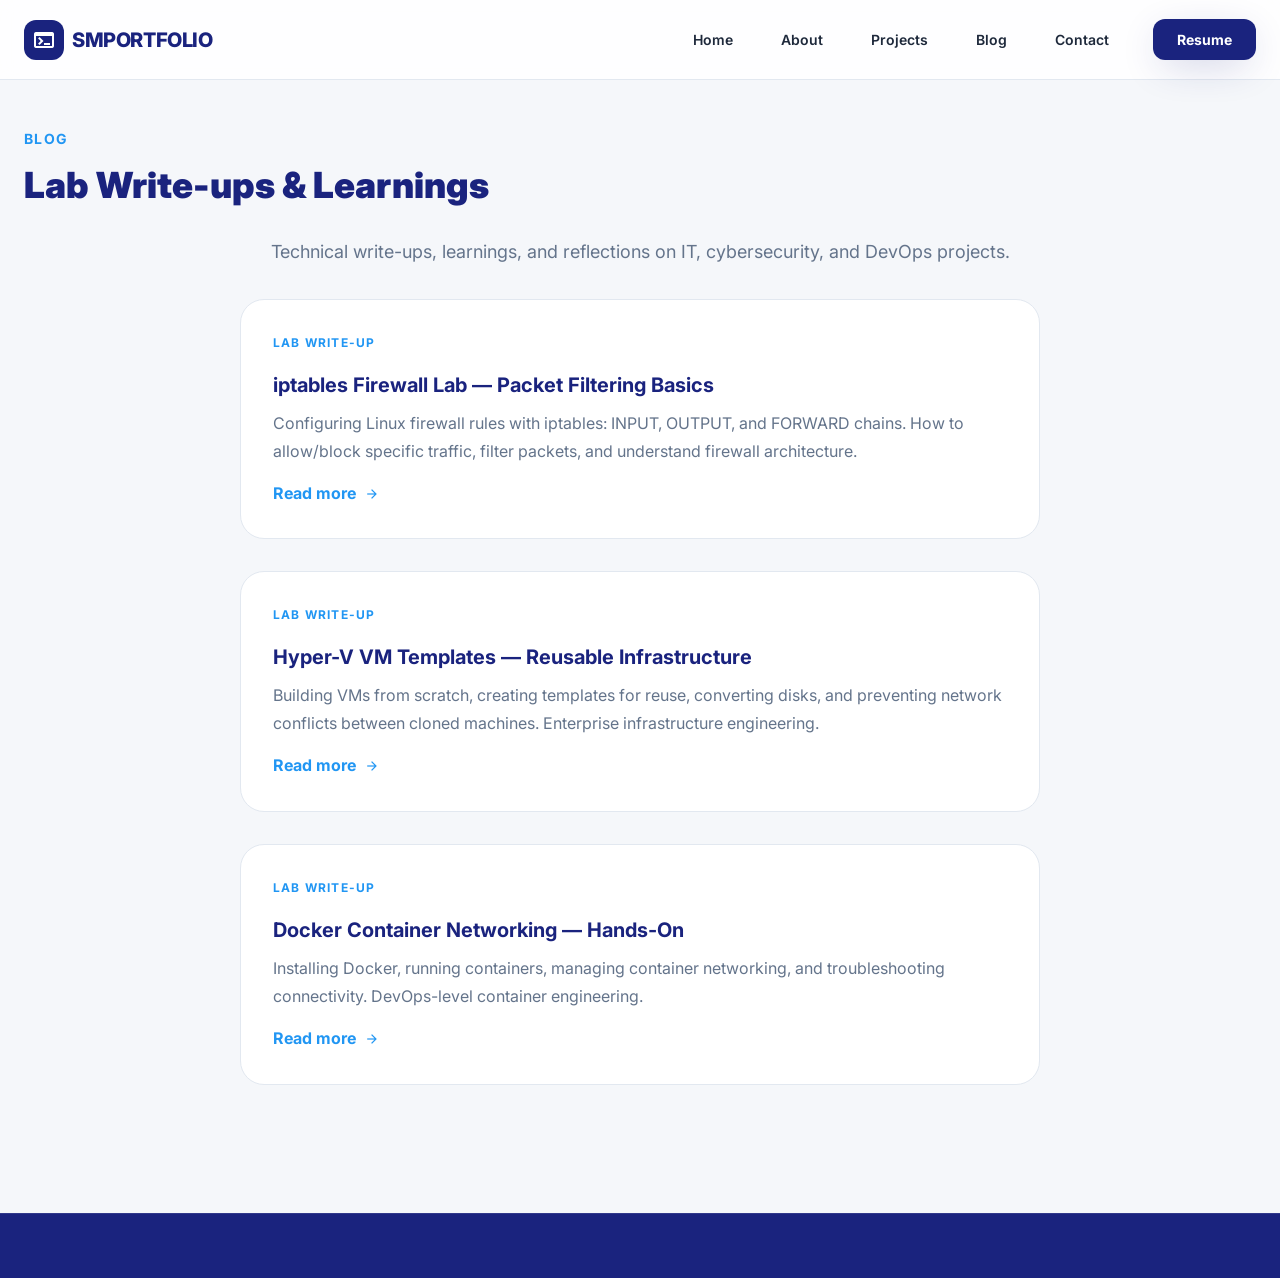
<file: blog.html>
<!DOCTYPE html>
<html lang="en">
<head>
  <meta charset="UTF-8">
  <meta name="viewport" content="width=device-width, initial-scale=1.0">
  <meta name="description" content="Blog - Sudais Mohamed - IT, Cybersecurity, and Lab write-ups">
  <title>Blog | Sudais Mohamed</title>
  <link rel="preconnect" href="https://fonts.googleapis.com">
  <link rel="preconnect" href="https://fonts.gstatic.com" crossorigin>
  <link href="https://fonts.googleapis.com/css2?family=Inter:wght@300;400;500;600;700;800;900&display=swap" rel="stylesheet">
  <link href="https://fonts.googleapis.com/css2?family=Material+Symbols+Outlined:wght,FILL@100..700,0..1&display=swap" rel="stylesheet">
  <link rel="stylesheet" href="styles.css">
</head>
<body>
  <!-- Navigation -->
  <nav id="navbar" class="navbar">
    <div class="nav-container container">
      <a href="index.html" class="nav-brand">
        <span class="nav-brand-icon">
          <span class="material-symbols-outlined">terminal</span>
        </span>
        <span>SMPortfolio</span>
      </a>
      <button class="nav-toggle" id="nav-toggle" aria-label="Toggle menu">
        <span class="hamburger"></span>
        <span class="hamburger"></span>
        <span class="hamburger"></span>
      </button>
      <ul class="nav-menu" id="nav-menu">
        <li><a href="index.html#home" class="nav-link">Home</a></li>
        <li><a href="index.html#about" class="nav-link">About</a></li>
        <li><a href="index.html#projects" class="nav-link">Projects</a></li>
        <li><a href="blog.html" class="nav-link">Blog</a></li>
        <li><a href="index.html#contact" class="nav-link">Contact</a></li>
        <li><a href="assets/resume/resume.pdf" target="_blank" rel="noopener" class="nav-resume-btn">Resume</a></li>
      </ul>
    </div>
  </nav>

  <!-- Blog Section -->
  <section class="section" style="padding-top: calc(var(--nav-height) + 3rem); min-height: 100vh;">
    <div class="container">
      <div class="projects-header" style="margin-bottom: var(--spacing-8);">
        <div class="projects-header-text">
          <p class="projects-label">Blog</p>
          <h1 class="projects-title">Lab Write-ups & Learnings</h1>
        </div>
      </div>
      <p class="blog-intro">Technical write-ups, learnings, and reflections on IT, cybersecurity, and DevOps projects.</p>
      
      <div class="blog-list">
        <article class="blog-post">
          <p class="date">Lab Write-up</p>
          <h3>iptables Firewall Lab — Packet Filtering Basics</h3>
          <p>Configuring Linux firewall rules with iptables: INPUT, OUTPUT, and FORWARD chains. How to allow/block specific traffic, filter packets, and understand firewall architecture.</p>
          <a href="blog/iptables-lab.html">Read more <span class="material-symbols-outlined" style="font-size: 1rem; vertical-align: middle;">arrow_forward</span></a>
        </article>
        
        <article class="blog-post">
          <p class="date">Lab Write-up</p>
          <h3>Hyper-V VM Templates — Reusable Infrastructure</h3>
          <p>Building VMs from scratch, creating templates for reuse, converting disks, and preventing network conflicts between cloned machines. Enterprise infrastructure engineering.</p>
          <a href="blog/hyperv-templates.html">Read more <span class="material-symbols-outlined" style="font-size: 1rem; vertical-align: middle;">arrow_forward</span></a>
        </article>
        
        <article class="blog-post">
          <p class="date">Lab Write-up</p>
          <h3>Docker Container Networking — Hands-On</h3>
          <p>Installing Docker, running containers, managing container networking, and troubleshooting connectivity. DevOps-level container engineering.</p>
          <a href="blog/docker-networking.html">Read more <span class="material-symbols-outlined" style="font-size: 1rem; vertical-align: middle;">arrow_forward</span></a>
        </article>
      </div>
    </div>
  </section>

  <!-- Footer -->
  <footer class="footer">
    <div class="container">
      <div class="footer-content">
        <p class="footer-copy">&copy; 2025 Sudais Mohamed. All rights reserved.</p>
        <div class="footer-links">
          <a href="https://github.com/sudais7" target="_blank" rel="noopener">GitHub</a>
          <a href="https://linkedin.com/in/sudais-mohamed" target="_blank" rel="noopener">LinkedIn</a>
          <a href="index.html">Home</a>
        </div>
      </div>
    </div>
  </footer>

  <script src="script.js"></script>
</body>
</html>
</file>
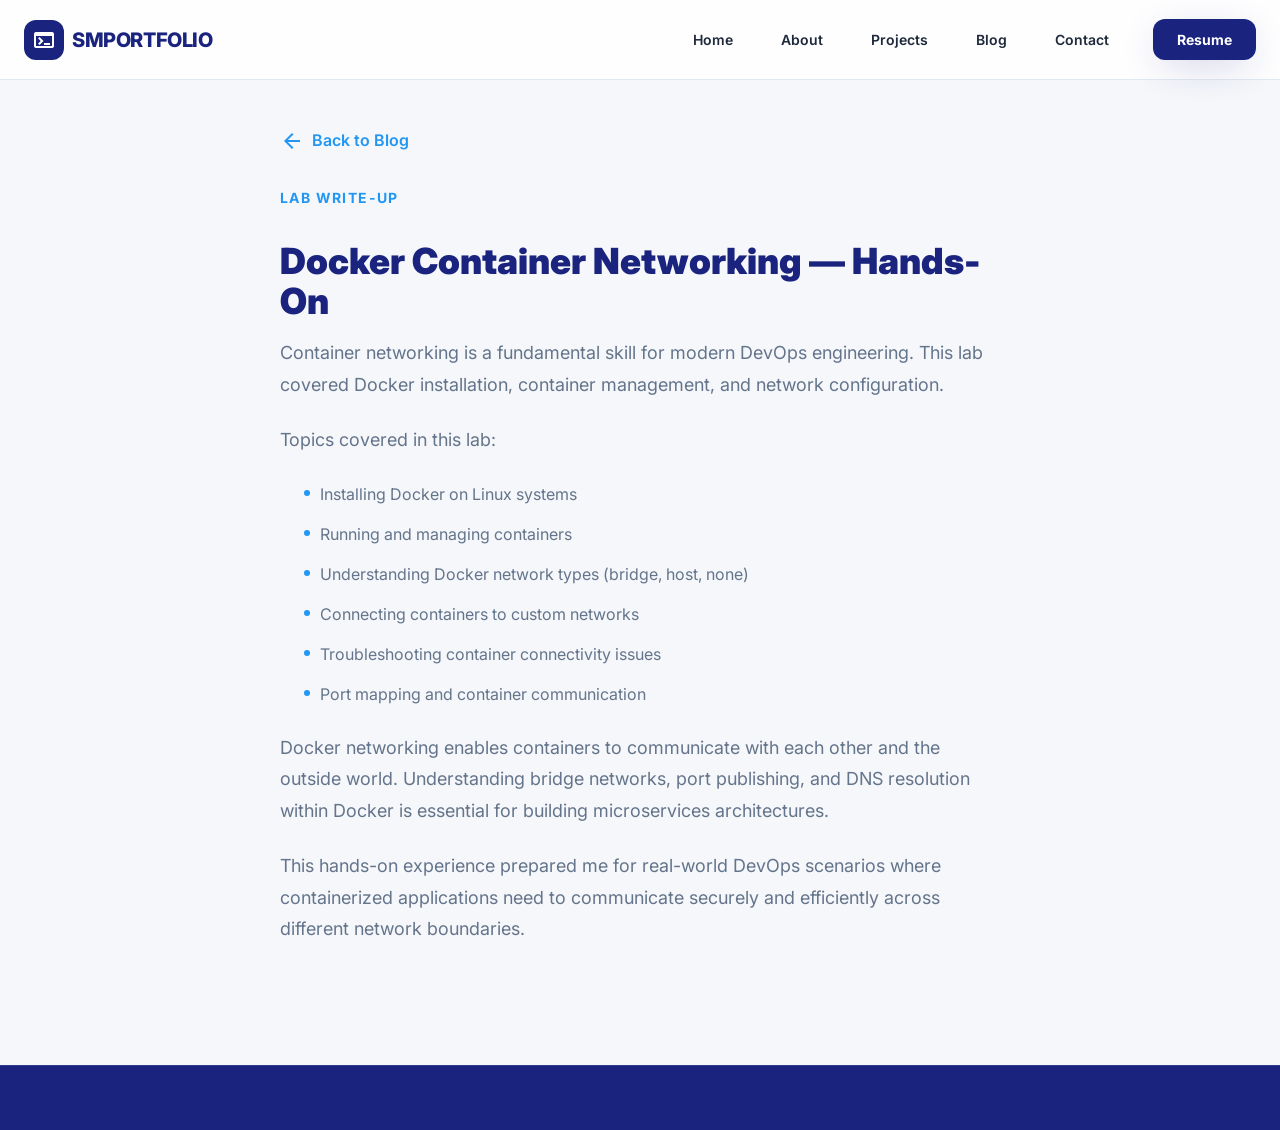
<file: blog/docker-networking.html>
<!DOCTYPE html>
<html lang="en">
<head>
  <meta charset="UTF-8">
  <meta name="viewport" content="width=device-width, initial-scale=1.0">
  <title>Docker Container Networking | Sudais Mohamed</title>
  <link rel="preconnect" href="https://fonts.googleapis.com">
  <link rel="preconnect" href="https://fonts.gstatic.com" crossorigin>
  <link href="https://fonts.googleapis.com/css2?family=Inter:wght@300;400;500;600;700;800;900&display=swap" rel="stylesheet">
  <link href="https://fonts.googleapis.com/css2?family=Material+Symbols+Outlined:wght,FILL@100..700,0..1&display=swap" rel="stylesheet">
  <link rel="stylesheet" href="../styles.css">
  <style>
    .blog-article { max-width: 720px; margin: 0 auto; }
    .blog-article h1 { font-size: clamp(var(--font-size-2xl), 4vw, var(--font-size-4xl)); font-weight: 900; color: var(--primary); margin-bottom: var(--spacing-4); line-height: var(--line-height-tight); }
    .blog-article .meta { color: var(--accent); font-size: var(--font-size-sm); font-weight: 700; text-transform: uppercase; letter-spacing: 0.1em; margin-bottom: var(--spacing-8); }
    .blog-article p { color: var(--text-light); line-height: var(--line-height-relaxed); margin-bottom: var(--spacing-6); font-size: var(--font-size-lg); }
    .blog-article ul { margin: var(--spacing-6) 0; padding-left: var(--spacing-6); }
    .blog-article ul li { color: var(--text-light); margin-bottom: var(--spacing-3); line-height: var(--line-height-relaxed); position: relative; padding-left: var(--spacing-4); }
    .blog-article ul li::before { content: ""; position: absolute; left: 0; top: 10px; width: 6px; height: 6px; background: var(--accent); border-radius: 50%; }
    .back-link { display: inline-flex; align-items: center; gap: var(--spacing-2); color: var(--accent); font-weight: 600; margin-bottom: var(--spacing-8); transition: gap var(--transition); }
    .back-link:hover { gap: var(--spacing-3); color: var(--primary); }
  </style>
</head>
<body>
  <nav id="navbar" class="navbar">
    <div class="nav-container container">
      <a href="../index.html" class="nav-brand">
        <span class="nav-brand-icon">
          <span class="material-symbols-outlined">terminal</span>
        </span>
        <span>SMPortfolio</span>
      </a>
      <button class="nav-toggle" id="nav-toggle" aria-label="Toggle menu">
        <span class="hamburger"></span>
        <span class="hamburger"></span>
        <span class="hamburger"></span>
      </button>
      <ul class="nav-menu" id="nav-menu">
        <li><a href="../index.html#home" class="nav-link">Home</a></li>
        <li><a href="../index.html#about" class="nav-link">About</a></li>
        <li><a href="../index.html#projects" class="nav-link">Projects</a></li>
        <li><a href="../blog.html" class="nav-link">Blog</a></li>
        <li><a href="../index.html#contact" class="nav-link">Contact</a></li>
        <li><a href="../assets/resume/resume.pdf" target="_blank" rel="noopener" class="nav-resume-btn">Resume</a></li>
      </ul>
    </div>
  </nav>

  <section class="section" style="padding-top: calc(var(--nav-height) + 3rem); min-height: 100vh;">
    <div class="container">
      <article class="blog-article">
        <a href="../blog.html" class="back-link">
          <span class="material-symbols-outlined">arrow_back</span>
          Back to Blog
        </a>
        <p class="meta">Lab Write-up</p>
        <h1>Docker Container Networking — Hands-On</h1>
        <p>Container networking is a fundamental skill for modern DevOps engineering. This lab covered Docker installation, container management, and network configuration.</p>
        <p>Topics covered in this lab:</p>
        <ul>
          <li>Installing Docker on Linux systems</li>
          <li>Running and managing containers</li>
          <li>Understanding Docker network types (bridge, host, none)</li>
          <li>Connecting containers to custom networks</li>
          <li>Troubleshooting container connectivity issues</li>
          <li>Port mapping and container communication</li>
        </ul>
        <p>Docker networking enables containers to communicate with each other and the outside world. Understanding bridge networks, port publishing, and DNS resolution within Docker is essential for building microservices architectures.</p>
        <p>This hands-on experience prepared me for real-world DevOps scenarios where containerized applications need to communicate securely and efficiently across different network boundaries.</p>
      </article>
    </div>
  </section>

  <footer class="footer">
    <div class="container">
      <div class="footer-content">
        <p class="footer-copy">&copy; 2025 Sudais Mohamed. All rights reserved.</p>
        <div class="footer-links">
          <a href="https://github.com/sudais7" target="_blank" rel="noopener">GitHub</a>
          <a href="../blog.html">Blog</a>
          <a href="../index.html">Home</a>
        </div>
      </div>
    </div>
  </footer>

  <script src="../script.js"></script>
</body>
</html>
</file>
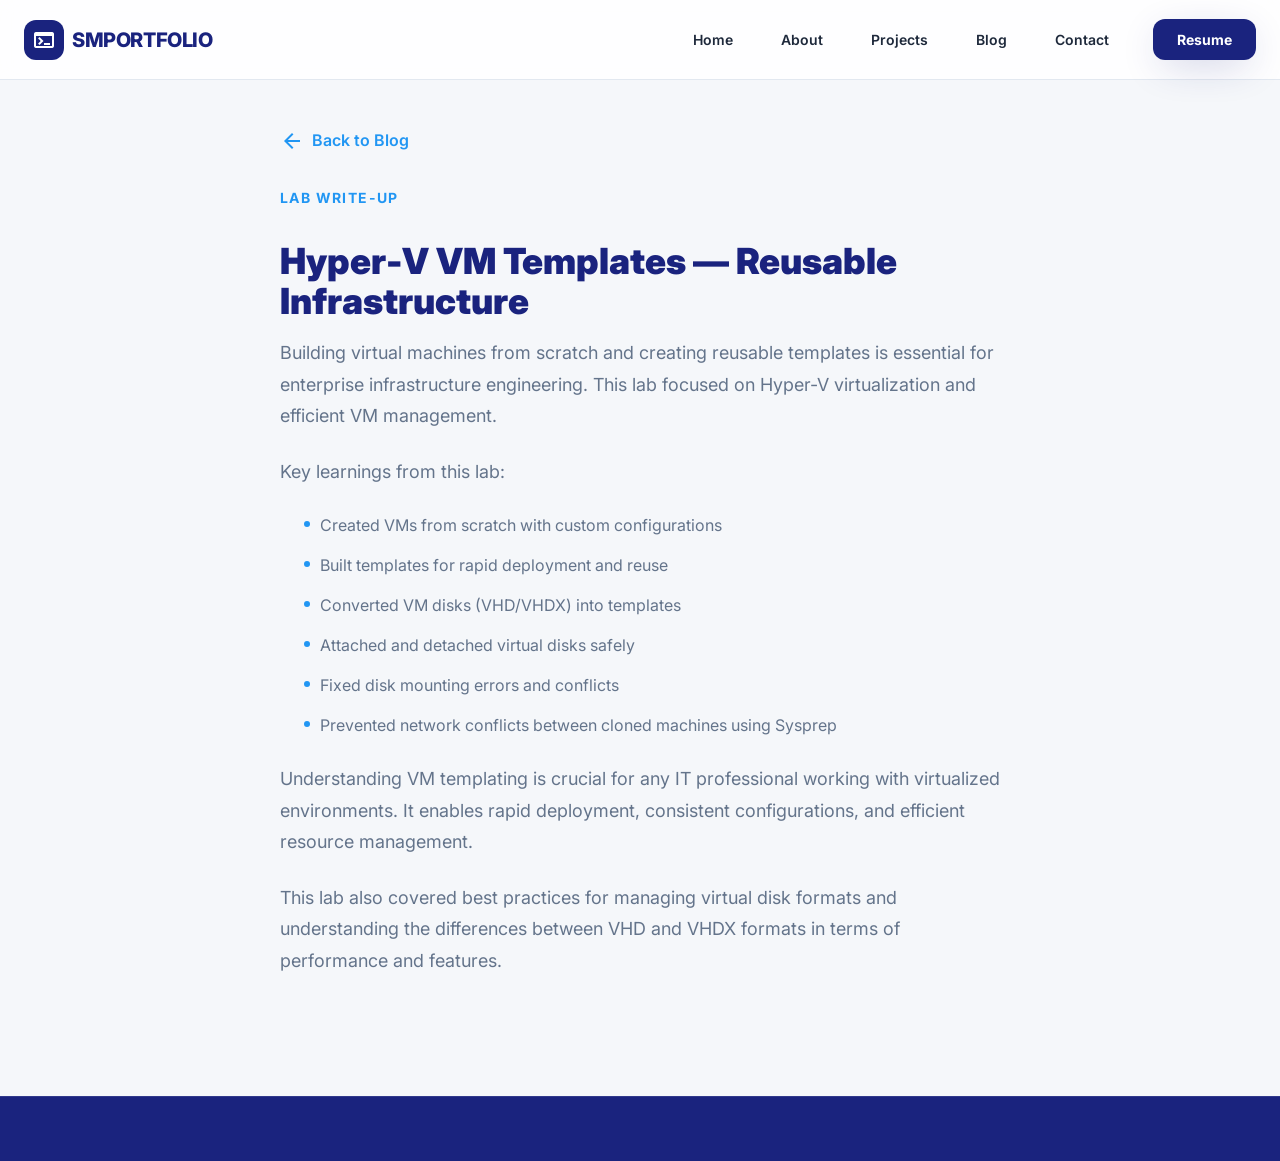
<file: blog/hyperv-templates.html>
<!DOCTYPE html>
<html lang="en">
<head>
  <meta charset="UTF-8">
  <meta name="viewport" content="width=device-width, initial-scale=1.0">
  <title>Hyper-V VM Templates | Sudais Mohamed</title>
  <link rel="preconnect" href="https://fonts.googleapis.com">
  <link rel="preconnect" href="https://fonts.gstatic.com" crossorigin>
  <link href="https://fonts.googleapis.com/css2?family=Inter:wght@300;400;500;600;700;800;900&display=swap" rel="stylesheet">
  <link href="https://fonts.googleapis.com/css2?family=Material+Symbols+Outlined:wght,FILL@100..700,0..1&display=swap" rel="stylesheet">
  <link rel="stylesheet" href="../styles.css">
  <style>
    .blog-article { max-width: 720px; margin: 0 auto; }
    .blog-article h1 { font-size: clamp(var(--font-size-2xl), 4vw, var(--font-size-4xl)); font-weight: 900; color: var(--primary); margin-bottom: var(--spacing-4); line-height: var(--line-height-tight); }
    .blog-article .meta { color: var(--accent); font-size: var(--font-size-sm); font-weight: 700; text-transform: uppercase; letter-spacing: 0.1em; margin-bottom: var(--spacing-8); }
    .blog-article p { color: var(--text-light); line-height: var(--line-height-relaxed); margin-bottom: var(--spacing-6); font-size: var(--font-size-lg); }
    .blog-article ul { margin: var(--spacing-6) 0; padding-left: var(--spacing-6); }
    .blog-article ul li { color: var(--text-light); margin-bottom: var(--spacing-3); line-height: var(--line-height-relaxed); position: relative; padding-left: var(--spacing-4); }
    .blog-article ul li::before { content: ""; position: absolute; left: 0; top: 10px; width: 6px; height: 6px; background: var(--accent); border-radius: 50%; }
    .back-link { display: inline-flex; align-items: center; gap: var(--spacing-2); color: var(--accent); font-weight: 600; margin-bottom: var(--spacing-8); transition: gap var(--transition); }
    .back-link:hover { gap: var(--spacing-3); color: var(--primary); }
  </style>
</head>
<body>
  <nav id="navbar" class="navbar">
    <div class="nav-container container">
      <a href="../index.html" class="nav-brand">
        <span class="nav-brand-icon">
          <span class="material-symbols-outlined">terminal</span>
        </span>
        <span>SMPortfolio</span>
      </a>
      <button class="nav-toggle" id="nav-toggle" aria-label="Toggle menu">
        <span class="hamburger"></span>
        <span class="hamburger"></span>
        <span class="hamburger"></span>
      </button>
      <ul class="nav-menu" id="nav-menu">
        <li><a href="../index.html#home" class="nav-link">Home</a></li>
        <li><a href="../index.html#about" class="nav-link">About</a></li>
        <li><a href="../index.html#projects" class="nav-link">Projects</a></li>
        <li><a href="../blog.html" class="nav-link">Blog</a></li>
        <li><a href="../index.html#contact" class="nav-link">Contact</a></li>
        <li><a href="../assets/resume/resume.pdf" target="_blank" rel="noopener" class="nav-resume-btn">Resume</a></li>
      </ul>
    </div>
  </nav>

  <section class="section" style="padding-top: calc(var(--nav-height) + 3rem); min-height: 100vh;">
    <div class="container">
      <article class="blog-article">
        <a href="../blog.html" class="back-link">
          <span class="material-symbols-outlined">arrow_back</span>
          Back to Blog
        </a>
        <p class="meta">Lab Write-up</p>
        <h1>Hyper-V VM Templates — Reusable Infrastructure</h1>
        <p>Building virtual machines from scratch and creating reusable templates is essential for enterprise infrastructure engineering. This lab focused on Hyper-V virtualization and efficient VM management.</p>
        <p>Key learnings from this lab:</p>
        <ul>
          <li>Created VMs from scratch with custom configurations</li>
          <li>Built templates for rapid deployment and reuse</li>
          <li>Converted VM disks (VHD/VHDX) into templates</li>
          <li>Attached and detached virtual disks safely</li>
          <li>Fixed disk mounting errors and conflicts</li>
          <li>Prevented network conflicts between cloned machines using Sysprep</li>
        </ul>
        <p>Understanding VM templating is crucial for any IT professional working with virtualized environments. It enables rapid deployment, consistent configurations, and efficient resource management.</p>
        <p>This lab also covered best practices for managing virtual disk formats and understanding the differences between VHD and VHDX formats in terms of performance and features.</p>
      </article>
    </div>
  </section>

  <footer class="footer">
    <div class="container">
      <div class="footer-content">
        <p class="footer-copy">&copy; 2025 Sudais Mohamed. All rights reserved.</p>
        <div class="footer-links">
          <a href="https://github.com/sudais7" target="_blank" rel="noopener">GitHub</a>
          <a href="../blog.html">Blog</a>
          <a href="../index.html">Home</a>
        </div>
      </div>
    </div>
  </footer>

  <script src="../script.js"></script>
</body>
</html>
</file>
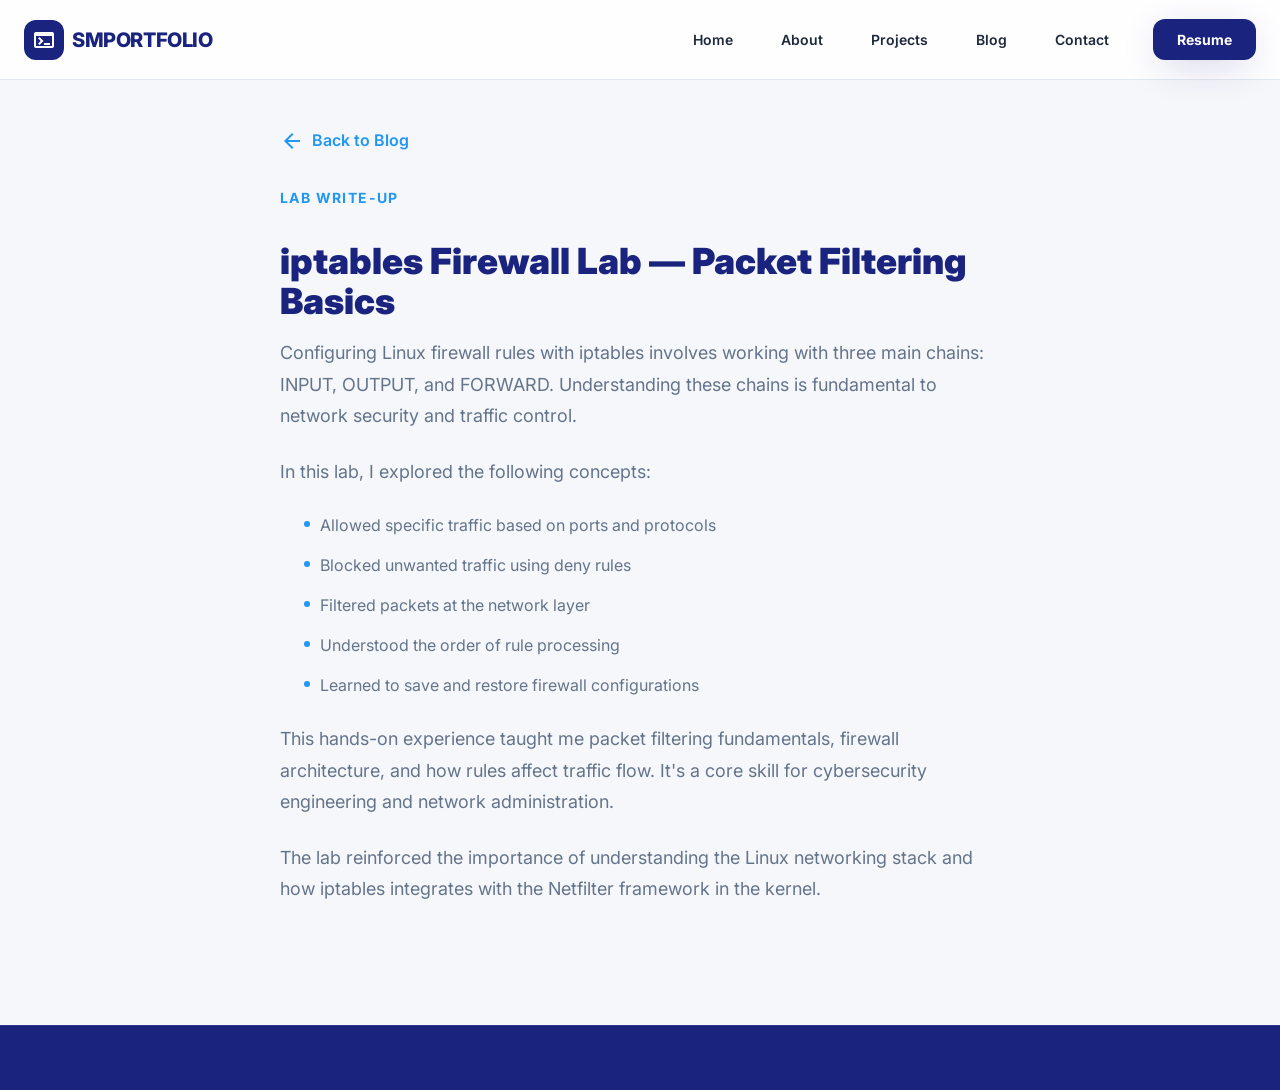
<file: blog/iptables-lab.html>
<!DOCTYPE html>
<html lang="en">
<head>
  <meta charset="UTF-8">
  <meta name="viewport" content="width=device-width, initial-scale=1.0">
  <title>iptables Firewall Lab | Sudais Mohamed</title>
  <link rel="preconnect" href="https://fonts.googleapis.com">
  <link rel="preconnect" href="https://fonts.gstatic.com" crossorigin>
  <link href="https://fonts.googleapis.com/css2?family=Inter:wght@300;400;500;600;700;800;900&display=swap" rel="stylesheet">
  <link href="https://fonts.googleapis.com/css2?family=Material+Symbols+Outlined:wght,FILL@100..700,0..1&display=swap" rel="stylesheet">
  <link rel="stylesheet" href="../styles.css">
  <style>
    .blog-article { max-width: 720px; margin: 0 auto; }
    .blog-article h1 { font-size: clamp(var(--font-size-2xl), 4vw, var(--font-size-4xl)); font-weight: 900; color: var(--primary); margin-bottom: var(--spacing-4); line-height: var(--line-height-tight); }
    .blog-article .meta { color: var(--accent); font-size: var(--font-size-sm); font-weight: 700; text-transform: uppercase; letter-spacing: 0.1em; margin-bottom: var(--spacing-8); }
    .blog-article p { color: var(--text-light); line-height: var(--line-height-relaxed); margin-bottom: var(--spacing-6); font-size: var(--font-size-lg); }
    .blog-article ul { margin: var(--spacing-6) 0; padding-left: var(--spacing-6); }
    .blog-article ul li { color: var(--text-light); margin-bottom: var(--spacing-3); line-height: var(--line-height-relaxed); position: relative; padding-left: var(--spacing-4); }
    .blog-article ul li::before { content: ""; position: absolute; left: 0; top: 10px; width: 6px; height: 6px; background: var(--accent); border-radius: 50%; }
    .back-link { display: inline-flex; align-items: center; gap: var(--spacing-2); color: var(--accent); font-weight: 600; margin-bottom: var(--spacing-8); transition: gap var(--transition); }
    .back-link:hover { gap: var(--spacing-3); color: var(--primary); }
  </style>
</head>
<body>
  <nav id="navbar" class="navbar">
    <div class="nav-container container">
      <a href="../index.html" class="nav-brand">
        <span class="nav-brand-icon">
          <span class="material-symbols-outlined">terminal</span>
        </span>
        <span>SMPortfolio</span>
      </a>
      <button class="nav-toggle" id="nav-toggle" aria-label="Toggle menu">
        <span class="hamburger"></span>
        <span class="hamburger"></span>
        <span class="hamburger"></span>
      </button>
      <ul class="nav-menu" id="nav-menu">
        <li><a href="../index.html#home" class="nav-link">Home</a></li>
        <li><a href="../index.html#about" class="nav-link">About</a></li>
        <li><a href="../index.html#projects" class="nav-link">Projects</a></li>
        <li><a href="../blog.html" class="nav-link">Blog</a></li>
        <li><a href="../index.html#contact" class="nav-link">Contact</a></li>
        <li><a href="../assets/resume/resume.pdf" target="_blank" rel="noopener" class="nav-resume-btn">Resume</a></li>
      </ul>
    </div>
  </nav>

  <section class="section" style="padding-top: calc(var(--nav-height) + 3rem); min-height: 100vh;">
    <div class="container">
      <article class="blog-article">
        <a href="../blog.html" class="back-link">
          <span class="material-symbols-outlined">arrow_back</span>
          Back to Blog
        </a>
        <p class="meta">Lab Write-up</p>
        <h1>iptables Firewall Lab — Packet Filtering Basics</h1>
        <p>Configuring Linux firewall rules with iptables involves working with three main chains: INPUT, OUTPUT, and FORWARD. Understanding these chains is fundamental to network security and traffic control.</p>
        <p>In this lab, I explored the following concepts:</p>
        <ul>
          <li>Allowed specific traffic based on ports and protocols</li>
          <li>Blocked unwanted traffic using deny rules</li>
          <li>Filtered packets at the network layer</li>
          <li>Understood the order of rule processing</li>
          <li>Learned to save and restore firewall configurations</li>
        </ul>
        <p>This hands-on experience taught me packet filtering fundamentals, firewall architecture, and how rules affect traffic flow. It's a core skill for cybersecurity engineering and network administration.</p>
        <p>The lab reinforced the importance of understanding the Linux networking stack and how iptables integrates with the Netfilter framework in the kernel.</p>
      </article>
    </div>
  </section>

  <footer class="footer">
    <div class="container">
      <div class="footer-content">
        <p class="footer-copy">&copy; 2025 Sudais Mohamed. All rights reserved.</p>
        <div class="footer-links">
          <a href="https://github.com/sudais7" target="_blank" rel="noopener">GitHub</a>
          <a href="../blog.html">Blog</a>
          <a href="../index.html">Home</a>
        </div>
      </div>
    </div>
  </footer>

  <script src="../script.js"></script>
</body>
</html>
</file>
<file: styles.css>
/* ===========================================
   Personal Portfolio — Premium Design System
   Inspired by modern developer portfolios
   =========================================== */

/* --- Google Fonts --- */
@import url('https://fonts.googleapis.com/css2?family=Inter:wght@300;400;500;600;700;800;900&display=swap');

/* --- CSS Variables (Design System) --- */
:root {
  /* Colors - Premium palette */
  --primary: #1A237E;
  --primary-dark: #0d1442;
  --secondary: #64B5F6;
  --accent: #2196F3;
  --accent-light: #64B5F6;
  --text-color: #1e293b;
  --text-light: #64748b;
  --text-muted: #94a3b8;
  --bg-color: #F5F7FA;
  --bg-white: #ffffff;
  --bg-dark: #121320;
  --border-color: #e2e8f0;
  --border-light: #f1f5f9;
  --shadow-sm: 0 1px 2px rgba(0, 0, 0, 0.05);
  --shadow: 0 4px 6px -1px rgba(0, 0, 0, 0.1), 0 2px 4px -2px rgba(0, 0, 0, 0.1);
  --shadow-lg: 0 10px 15px -3px rgba(0, 0, 0, 0.1), 0 4px 6px -4px rgba(0, 0, 0, 0.1);
  --shadow-xl: 0 20px 25px -5px rgba(0, 0, 0, 0.1), 0 8px 10px -6px rgba(0, 0, 0, 0.1);
  --shadow-2xl: 0 25px 50px -12px rgba(0, 0, 0, 0.25);
  --shadow-accent: 0 10px 40px -10px rgba(33, 150, 243, 0.4);
  --shadow-primary: 0 10px 40px -10px rgba(26, 35, 126, 0.3);

  /* Typography */
  --font-family: 'Inter', system-ui, -apple-system, sans-serif;
  --font-size-xs: 0.75rem;
  --font-size-sm: 0.875rem;
  --font-size-base: 1rem;
  --font-size-lg: 1.125rem;
  --font-size-xl: 1.25rem;
  --font-size-2xl: 1.5rem;
  --font-size-3xl: 1.875rem;
  --font-size-4xl: 2.25rem;
  --font-size-5xl: 3rem;
  --font-size-6xl: 3.75rem;
  --font-size-7xl: 4.5rem;
  --line-height: 1.6;
  --line-height-tight: 1.1;
  --line-height-relaxed: 1.75;

  /* Spacing */
  --spacing-1: 0.25rem;
  --spacing-2: 0.5rem;
  --spacing-3: 0.75rem;
  --spacing-4: 1rem;
  --spacing-5: 1.25rem;
  --spacing-6: 1.5rem;
  --spacing-8: 2rem;
  --spacing-10: 2.5rem;
  --spacing-12: 3rem;
  --spacing-16: 4rem;
  --spacing-20: 5rem;
  --spacing-24: 6rem;

  /* Layout */
  --max-width: 1280px;
  --nav-height: 80px;
  --border-radius: 0.5rem;
  --border-radius-lg: 0.75rem;
  --border-radius-xl: 1rem;
  --border-radius-2xl: 1.5rem;
  --border-radius-full: 9999px;
  --transition-fast: 150ms ease;
  --transition: 200ms ease;
  --transition-slow: 300ms ease;
  --transition-slower: 500ms ease;
}

/* --- Reset --- */
*,
*::before,
*::after {
  box-sizing: border-box;
  margin: 0;
  padding: 0;
}

html {
  scroll-behavior: smooth;
  -webkit-font-smoothing: antialiased;
  -moz-osx-font-smoothing: grayscale;
  overflow-x: hidden;
}

body {
  font-family: var(--font-family);
  font-size: var(--font-size-base);
  line-height: var(--line-height);
  color: var(--text-color);
  background-color: var(--bg-color);
  overflow-x: hidden;
}

img {
  max-width: 100%;
  height: auto;
  display: block;
}

a {
  color: var(--accent);
  text-decoration: none;
  transition: color var(--transition);
}

a:hover {
  color: var(--primary);
}

ul {
  list-style: none;
}

/* --- Glass Effect --- */
.glass-effect {
  background: rgba(255, 255, 255, 0.85);
  backdrop-filter: blur(12px);
  -webkit-backdrop-filter: blur(12px);
}

/* --- Container --- */
.container {
  width: 100%;
  max-width: var(--max-width);
  margin: 0 auto;
  padding: 0 var(--spacing-6);
}

/* ===========================================
   Navigation - Premium Glass Style
   =========================================== */
.navbar {
  position: fixed;
  top: 0;
  left: 0;
  right: 0;
  height: var(--nav-height);
  background: rgba(255, 255, 255, 0.85);
  backdrop-filter: blur(12px);
  -webkit-backdrop-filter: blur(12px);
  border-bottom: 1px solid var(--border-color);
  z-index: 1000;
}

.nav-container {
  display: flex;
  align-items: center;
  justify-content: space-between;
  height: 100%;
}

.nav-brand {
  display: flex;
  align-items: center;
  gap: var(--spacing-2);
  font-weight: 800;
  font-size: var(--font-size-xl);
  color: var(--primary) !important;
  text-transform: uppercase;
  letter-spacing: -0.02em;
}

.nav-brand-icon {
  display: flex;
  align-items: center;
  justify-content: center;
  width: 40px;
  height: 40px;
  background: var(--primary);
  color: white;
  border-radius: var(--border-radius-lg);
  font-size: var(--font-size-lg);
}

.nav-brand:hover {
  color: var(--accent) !important;
}

.nav-menu {
  display: flex;
  align-items: center;
  gap: var(--spacing-10);
}

.nav-link {
  color: var(--text-color) !important;
  font-weight: 600;
  font-size: var(--font-size-sm);
  padding: var(--spacing-2) var(--spacing-1);
  transition: color var(--transition);
}

.nav-link:hover {
  color: var(--accent) !important;
}

.nav-resume-btn {
  background: var(--primary);
  color: white !important;
  padding: var(--spacing-3) var(--spacing-6);
  border-radius: var(--border-radius-lg);
  font-weight: 700;
  font-size: var(--font-size-sm);
  box-shadow: var(--shadow-primary);
  transition: all var(--transition);
}

.nav-resume-btn:hover {
  background: var(--primary-dark);
  color: white !important;
  transform: translateY(-1px);
}

/* Hamburger Toggle */
.nav-toggle {
  display: none;
  flex-direction: column;
  justify-content: center;
  gap: 6px;
  width: 44px;
  height: 44px;
  background: transparent;
  border: none;
  cursor: pointer;
  padding: var(--spacing-2);
  border-radius: var(--border-radius);
}

.hamburger {
  display: block;
  width: 24px;
  height: 2px;
  background: var(--text-color);
  border-radius: 2px;
  transition: var(--transition);
}

@media (max-width: 1023px) {
  .nav-toggle {
    display: flex;
  }

  .nav-menu {
    position: absolute;
    top: var(--nav-height);
    left: 0;
    right: 0;
    flex-direction: column;
    background: var(--bg-white);
    padding: var(--spacing-6);
    gap: 0;
    max-height: 0;
    overflow: hidden;
    opacity: 0;
    transition: max-height var(--transition-slow), opacity var(--transition-slow);
    box-shadow: var(--shadow-xl);
    border-bottom: 1px solid var(--border-color);
  }

  .nav-menu.active {
    max-height: 400px;
    opacity: 1;
  }

  .nav-menu li {
    width: 100%;
    border-bottom: 1px solid var(--border-light);
  }

  .nav-menu li:last-child {
    border-bottom: none;
  }

  .nav-link {
    display: block;
    padding: var(--spacing-4);
  }

  .nav-resume-btn {
    margin-top: var(--spacing-4);
    text-align: center;
    display: block;
  }
}

/* ===========================================
   Hero Section - Premium Layout
   =========================================== */
.section {
  padding: var(--spacing-24) 0;
  min-height: auto;
}

.section-home {
  padding-top: calc(var(--nav-height) + var(--spacing-12));
  padding-bottom: var(--spacing-24);
  min-height: 100vh;
  display: flex;
  align-items: center;
  background: var(--bg-color);
  position: relative;
  overflow: hidden;
}

.hero-layout {
  display: flex;
  flex-direction: column-reverse;
  align-items: center;
  gap: var(--spacing-16);
}

@media (min-width: 1024px) {
  .hero-layout {
    flex-direction: row;
    gap: var(--spacing-16);
  }
}

.hero-content {
  flex: 1;
  text-align: center;
}

@media (min-width: 1024px) {
  .hero-content {
    text-align: left;
  }
}

.hero-badge {
  display: inline-flex;
  align-items: center;
  gap: var(--spacing-2);
  padding: var(--spacing-1) var(--spacing-3);
  background: rgba(33, 150, 243, 0.1);
  border: 1px solid rgba(33, 150, 243, 0.2);
  border-radius: var(--border-radius-full);
  font-size: var(--font-size-xs);
  font-weight: 700;
  color: var(--accent);
  text-transform: uppercase;
  letter-spacing: 0.1em;
  margin-bottom: var(--spacing-6);
}

.hero-badge-dot {
  position: relative;
  width: 8px;
  height: 8px;
}

.hero-badge-dot::before {
  content: '';
  position: absolute;
  inset: 0;
  background: var(--accent);
  border-radius: 50%;
  animation: pulse 2s infinite;
}

.hero-badge-dot::after {
  content: '';
  position: absolute;
  inset: 0;
  background: var(--accent);
  border-radius: 50%;
}

@keyframes pulse {
  0%, 100% { transform: scale(1); opacity: 1; }
  50% { transform: scale(1.5); opacity: 0; }
}

.hero-title {
  font-size: clamp(var(--font-size-4xl), 6vw, var(--font-size-7xl));
  font-weight: 900;
  color: var(--primary);
  line-height: var(--line-height-tight);
  margin-bottom: var(--spacing-8);
  letter-spacing: -0.02em;
}

.hero-title-accent {
  color: var(--accent);
  text-decoration: underline;
  text-decoration-color: rgba(100, 181, 246, 0.3);
  text-underline-offset: 4px;
}

.hero-tagline {
  font-size: var(--font-size-lg);
  color: var(--text-light);
  max-width: 600px;
  margin-bottom: var(--spacing-10);
  line-height: var(--line-height-relaxed);
}

@media (min-width: 1024px) {
  .hero-tagline {
    margin-left: 0;
    margin-right: auto;
  }
}

.hero-intro {
  display: none;
}

.hero-buttons {
  display: flex;
  flex-direction: column;
  gap: var(--spacing-4);
}

@media (min-width: 640px) {
  .hero-buttons {
    flex-direction: row;
    justify-content: center;
  }
}

@media (min-width: 1024px) {
  .hero-buttons {
    justify-content: flex-start;
  }
}

.hero-image-wrap {
  flex: 1;
  position: relative;
  display: flex;
  justify-content: center;
}

.hero-image-bg {
  position: absolute;
  top: 50%;
  left: 50%;
  transform: translate(-50%, -50%);
  width: 120%;
  height: 120%;
  background: radial-gradient(ellipse at center, rgba(26, 35, 126, 0.08) 0%, transparent 70%);
  border-radius: 50%;
  filter: blur(40px);
  z-index: 0;
}

.hero-profile-img {
  position: relative;
  width: 280px;
  height: auto;
  aspect-ratio: auto;
  object-fit: contain;
  border-radius: var(--border-radius-2xl);
  border: 8px solid var(--bg-white);
  box-shadow: var(--shadow-2xl);
  transform: rotate(2deg);
  transition: transform var(--transition-slower);
  z-index: 1;
}

.hero-profile-img:hover {
  transform: rotate(0deg);
}

@media (min-width: 768px) {
  .hero-profile-img {
    width: 320px;
  }
}

@media (min-width: 1024px) {
  .hero-profile-img {
    width: 380px;
  }
}

/* ===========================================
   Buttons - Premium Style
   =========================================== */
.btn {
  display: inline-flex;
  align-items: center;
  justify-content: center;
  padding: var(--spacing-4) var(--spacing-8);
  font-family: inherit;
  font-size: var(--font-size-lg);
  font-weight: 700;
  border-radius: var(--border-radius-xl);
  border: none;
  cursor: pointer;
  transition: all var(--transition);
  text-decoration: none;
}

.btn-primary {
  background: var(--accent);
  color: white !important;
  box-shadow: var(--shadow-accent);
}

.btn-primary:hover {
  background: #1976D2;
  color: white !important;
  transform: translateY(-2px);
  box-shadow: 0 15px 40px -10px rgba(33, 150, 243, 0.5);
}

.btn-secondary {
  background: var(--bg-white);
  color: var(--text-color) !important;
  border: 2px solid var(--border-color);
}

.btn-secondary:hover {
  background: var(--bg-color);
  border-color: var(--text-muted);
  color: var(--text-color) !important;
}

/* ===========================================
   About Section - Quick Facts Style
   =========================================== */
.section-about {
  background: var(--bg-white);
  border-top: 1px solid var(--border-color);
  border-bottom: 1px solid var(--border-color);
}

.about-layout {
  display: flex;
  flex-direction: column;
  gap: var(--spacing-16);
}

@media (min-width: 1024px) {
  .about-layout {
    flex-direction: row;
    align-items: flex-start;
  }
}

.about-sidebar {
  width: 100%;
}

@media (min-width: 1024px) {
  .about-sidebar {
    width: 33.333%;
    position: sticky;
    top: calc(var(--nav-height) + var(--spacing-8));
  }
}

.about-sidebar-title {
  font-size: var(--font-size-3xl);
  font-weight: 700;
  color: var(--primary);
  margin-bottom: var(--spacing-8);
}

.about-facts {
  display: flex;
  flex-direction: column;
  gap: var(--spacing-4);
}

.about-fact {
  display: flex;
  align-items: center;
  gap: var(--spacing-4);
  padding: var(--spacing-4);
  background: var(--bg-color);
  border: 1px solid var(--border-light);
  border-radius: var(--border-radius-xl);
}

.about-fact-icon {
  display: flex;
  align-items: center;
  justify-content: center;
  width: 44px;
  height: 44px;
  background: rgba(33, 150, 243, 0.1);
  color: var(--accent);
  border-radius: var(--border-radius-lg);
  font-size: var(--font-size-xl);
}

.about-fact-label {
  font-size: var(--font-size-xs);
  font-weight: 700;
  color: var(--text-muted);
  text-transform: uppercase;
  letter-spacing: 0.05em;
}

.about-fact-value {
  font-weight: 700;
  color: var(--text-color);
}

.about-main {
  width: 100%;
}

@media (min-width: 1024px) {
  .about-main {
    width: 66.666%;
  }
}

.about-label {
  font-size: var(--font-size-sm);
  font-weight: 700;
  color: var(--accent);
  text-transform: uppercase;
  letter-spacing: 0.1em;
  margin-bottom: var(--spacing-4);
}

.about-headline {
  font-size: clamp(var(--font-size-2xl), 4vw, var(--font-size-4xl));
  font-weight: 900;
  color: var(--primary);
  line-height: var(--line-height-tight);
  margin-bottom: var(--spacing-8);
}

.about-content {
  max-width: none;
}

.about-summary {
  font-size: var(--font-size-lg);
  color: var(--text-light);
  line-height: var(--line-height-relaxed);
  margin-bottom: var(--spacing-6);
  text-align: left;
  max-width: none;
}

.about-grid {
  display: none;
}

.about-skills {
  display: flex;
  flex-wrap: wrap;
  gap: var(--spacing-3);
  margin-top: var(--spacing-12);
}

.about-skill-tag {
  padding: var(--spacing-2) var(--spacing-4);
  background: var(--bg-color);
  border-radius: var(--border-radius-lg);
  font-size: var(--font-size-sm);
  font-weight: 500;
  color: var(--text-color);
}

/* Legacy about-block support */
.about-block {
  padding: var(--spacing-6);
  background: var(--bg-color);
  border-radius: var(--border-radius-xl);
  border: 1px solid var(--border-light);
}

.about-block h3 {
  font-size: var(--font-size-lg);
  font-weight: 700;
  color: var(--primary);
  margin-bottom: var(--spacing-4);
}

.about-block ul {
  padding-left: var(--spacing-4);
}

.about-block ul li {
  position: relative;
  padding-left: var(--spacing-4);
  margin-bottom: var(--spacing-2);
  color: var(--text-light);
}

.about-block ul li::before {
  content: "•";
  position: absolute;
  left: 0;
  color: var(--accent);
}

.about-block p {
  margin-bottom: var(--spacing-2);
  color: var(--text-light);
}

/* ===========================================
   Projects Section - Premium Cards
   =========================================== */
.section-projects {
  background: var(--bg-color);
}

.section-title {
  font-size: var(--font-size-2xl);
  font-weight: 700;
  color: var(--primary);
  margin-bottom: var(--spacing-8);
  text-align: center;
}

.projects-header {
  display: flex;
  flex-direction: column;
  gap: var(--spacing-4);
  margin-bottom: var(--spacing-16);
}

@media (min-width: 768px) {
  .projects-header {
    flex-direction: row;
    align-items: flex-end;
    justify-content: space-between;
  }
}

.projects-header-text {
  max-width: 600px;
}

.projects-label {
  font-size: var(--font-size-sm);
  font-weight: 700;
  color: var(--accent);
  text-transform: uppercase;
  letter-spacing: 0.1em;
  margin-bottom: var(--spacing-4);
}

.projects-title {
  font-size: clamp(var(--font-size-2xl), 4vw, var(--font-size-4xl));
  font-weight: 900;
  color: var(--primary);
  line-height: var(--line-height-tight);
}

.projects-intro {
  text-align: center;
  color: var(--text-light);
  margin-bottom: var(--spacing-6);
  max-width: 640px;
  margin-left: auto;
  margin-right: auto;
}

.projects-filter {
  display: flex;
  flex-wrap: wrap;
  justify-content: center;
  gap: var(--spacing-2);
  margin-bottom: var(--spacing-8);
}

.filter-btn {
  padding: var(--spacing-2) var(--spacing-4);
  font-family: inherit;
  font-size: var(--font-size-sm);
  font-weight: 600;
  border: 2px solid var(--border-color);
  border-radius: var(--border-radius-lg);
  background: var(--bg-white);
  color: var(--text-color);
  cursor: pointer;
  transition: all var(--transition);
}

.filter-btn:hover {
  border-color: var(--accent);
  color: var(--accent);
}

.filter-btn.active {
  background: var(--accent);
  border-color: var(--accent);
  color: white;
}

.projects-grid {
  display: grid;
  grid-template-columns: repeat(1, 1fr);
  gap: var(--spacing-8);
}

@media (min-width: 768px) {
  .projects-grid {
    grid-template-columns: repeat(2, 1fr);
  }
}

@media (min-width: 1024px) {
  .projects-grid {
    grid-template-columns: repeat(3, 1fr);
  }
}

.project-card {
  position: relative;
  background: var(--bg-white);
  border-radius: var(--border-radius-2xl);
  border: 1px solid var(--border-color);
  overflow: hidden;
  transition: all var(--transition-slower);
}

.project-card:hover {
  box-shadow: var(--shadow-2xl);
  transform: translateY(-4px);
}

.project-card-image {
  aspect-ratio: 16/10;
  background: linear-gradient(135deg, var(--primary) 0%, var(--accent) 100%);
  overflow: hidden;
}

.project-card-image img {
  width: 100%;
  height: 100%;
  object-fit: cover;
  transition: transform var(--transition-slower);
}

.project-card:hover .project-card-image img {
  transform: scale(1.1);
}

.project-card-body {
  padding: var(--spacing-6);
}

.project-card-tags {
  display: flex;
  gap: var(--spacing-2);
  margin-bottom: var(--spacing-3);
}

.project-tag {
  font-size: 10px;
  font-weight: 800;
  text-transform: uppercase;
  padding: 2px 8px;
  border-radius: var(--border-radius);
}

.project-tag-primary {
  background: var(--primary);
  color: white;
}

.project-tag-secondary {
  background: rgba(100, 181, 246, 0.2);
  color: var(--accent);
}

.project-card h3 {
  font-size: var(--font-size-xl);
  font-weight: 700;
  color: var(--text-color);
  margin-bottom: var(--spacing-2);
}

.project-card p {
  font-size: var(--font-size-sm);
  color: var(--text-muted);
  line-height: var(--line-height-relaxed);
  margin-bottom: var(--spacing-4);
  display: -webkit-box;
  -webkit-line-clamp: 2;
  -webkit-box-orient: vertical;
  overflow: hidden;
}

.project-tech {
  display: flex;
  flex-wrap: wrap;
  gap: var(--spacing-4);
  font-size: var(--font-size-xs);
  font-weight: 600;
  color: var(--text-muted);
}

.project-card.hidden {
  display: none;
}

/* Project Overlay */
.project-overlay {
  position: absolute;
  inset: 0;
  background: rgba(26, 35, 126, 0.95);
  display: flex;
  flex-direction: column;
  align-items: center;
  justify-content: center;
  gap: var(--spacing-4);
  opacity: 0;
  transition: opacity var(--transition-slow);
}

.project-card:hover .project-overlay {
  opacity: 1;
}

.project-overlay-btn {
  width: 64px;
  height: 64px;
  background: white;
  color: var(--primary);
  border-radius: var(--border-radius-full);
  display: flex;
  align-items: center;
  justify-content: center;
  font-size: var(--font-size-2xl);
  cursor: pointer;
  transition: all var(--transition);
}

.project-overlay-btn:hover {
  background: var(--accent);
  color: white;
}

.project-overlay-text {
  color: white;
  font-size: var(--font-size-xs);
  font-weight: 700;
  text-transform: uppercase;
  letter-spacing: 0.15em;
}

/* Pagination */
.projects-pagination {
  display: flex;
  align-items: center;
  justify-content: center;
  gap: var(--spacing-6);
  margin-top: var(--spacing-12);
  padding-top: var(--spacing-8);
  border-top: 1px solid var(--border-color);
}

.page-btn {
  padding: var(--spacing-3) var(--spacing-6);
  font-family: inherit;
  font-size: var(--font-size-sm);
  font-weight: 600;
  border: 1px solid var(--border-color);
  border-radius: var(--border-radius-lg);
  background: var(--bg-white);
  color: var(--text-color);
  cursor: pointer;
  transition: all var(--transition);
}

.page-btn:hover:not(:disabled) {
  background: var(--accent);
  border-color: var(--accent);
  color: white;
}

.page-btn:disabled {
  opacity: 0.5;
  cursor: not-allowed;
}

.page-info {
  font-size: var(--font-size-sm);
  color: var(--text-muted);
}

.projects-pagination.hidden {
  display: none;
}

/* ===========================================
   Resume Section
   =========================================== */
.section-resume {
  background: var(--bg-white);
  border-top: 1px solid var(--border-color);
}

.resume-description {
  text-align: center;
  color: var(--text-light);
  margin-bottom: var(--spacing-8);
  max-width: 480px;
  margin-left: auto;
  margin-right: auto;
}

.resume-actions {
  display: flex;
  gap: var(--spacing-4);
  justify-content: center;
  flex-wrap: wrap;
}

/* ===========================================
   Contact Section - Premium Footer Style
   =========================================== */
.section-contact {
  background: var(--primary);
  color: white;
  padding: var(--spacing-20) 0;
}

.contact-layout {
  display: grid;
  grid-template-columns: 1fr;
  gap: var(--spacing-16);
  align-items: center;
}

@media (min-width: 768px) {
  .contact-layout {
    grid-template-columns: 1fr 1fr;
  }
}

.contact-info h2 {
  font-size: clamp(var(--font-size-3xl), 5vw, var(--font-size-5xl));
  font-weight: 900;
  margin-bottom: var(--spacing-6);
  line-height: var(--line-height-tight);
}

.contact-info p {
  font-size: var(--font-size-lg);
  color: var(--secondary);
  margin-bottom: var(--spacing-10);
  max-width: 400px;
}

.contact-details {
  display: flex;
  flex-direction: column;
  gap: var(--spacing-4);
}

.contact-detail {
  display: flex;
  align-items: center;
  gap: var(--spacing-4);
  font-weight: 500;
}

.contact-detail-icon {
  color: var(--accent);
  font-size: var(--font-size-xl);
}

.contact-form-wrap {
  background: rgba(255, 255, 255, 0.05);
  padding: var(--spacing-8);
  border-radius: var(--border-radius-2xl);
  border: 1px solid rgba(255, 255, 255, 0.1);
}

.contact-form {
  display: flex;
  flex-direction: column;
  gap: var(--spacing-6);
  max-width: none;
  margin: 0;
}

.form-row {
  display: grid;
  grid-template-columns: 1fr 1fr;
  gap: var(--spacing-4);
}

.form-group {
  margin-bottom: 0;
}

.form-group label {
  display: block;
  font-size: var(--font-size-xs);
  font-weight: 700;
  text-transform: uppercase;
  letter-spacing: 0.1em;
  margin-bottom: var(--spacing-2);
  opacity: 0.6;
  color: white;
}

.form-group input,
.form-group textarea {
  width: 100%;
  padding: var(--spacing-3) var(--spacing-4);
  font-family: inherit;
  font-size: var(--font-size-base);
  background: rgba(255, 255, 255, 0.1);
  border: none;
  border-radius: var(--border-radius-lg);
  color: white;
  transition: all var(--transition);
}

.form-group input::placeholder,
.form-group textarea::placeholder {
  color: rgba(255, 255, 255, 0.5);
}

.form-group input:focus,
.form-group textarea:focus {
  outline: none;
  background: rgba(255, 255, 255, 0.15);
  box-shadow: 0 0 0 2px var(--accent);
}

.form-group textarea {
  min-height: 120px;
  resize: vertical;
}

.contact-form .btn {
  width: 100%;
  background: var(--accent);
  color: white !important;
  padding: var(--spacing-4);
  font-weight: 700;
  text-transform: uppercase;
  letter-spacing: 0.1em;
  box-shadow: var(--shadow-accent);
}

.contact-form .btn:hover {
  background: #1976D2;
}

.form-status {
  margin-top: var(--spacing-4);
  font-size: var(--font-size-sm);
  padding: var(--spacing-4);
  border-radius: var(--border-radius);
}

.form-status-success {
  color: #10b981;
  background: rgba(16, 185, 129, 0.2);
}

.form-status-error {
  color: #ef4444;
  background: rgba(239, 68, 68, 0.2);
}

/* ===========================================
   Footer
   =========================================== */
.footer {
  background: var(--primary);
  color: rgba(255, 255, 255, 0.9);
  padding: var(--spacing-8) 0;
  border-top: 1px solid rgba(255, 255, 255, 0.1);
}

.footer-main {
  display: flex;
  flex-direction: column;
  gap: var(--spacing-8);
}

@media (min-width: 768px) {
  .footer-main {
    flex-direction: row;
    align-items: flex-start;
    justify-content: space-between;
  }
}

.footer-qr {
  display: flex;
  flex-direction: column;
  align-items: center;
  padding: var(--spacing-4);
  background: rgba(255, 255, 255, 0.08);
  border-radius: var(--border-radius-lg);
}

@media (min-width: 768px) {
  .footer-qr {
    align-items: flex-start;
  }
}

.footer-qr-label {
  font-size: var(--font-size-sm);
  margin-bottom: var(--spacing-2);
  color: rgba(255, 255, 255, 0.9);
}

.qr-code-img {
  width: 100px;
  height: 100px;
  background: white;
  padding: var(--spacing-2);
  border-radius: var(--border-radius);
}

.footer-info {
  display: flex;
  flex-direction: column;
  align-items: center;
  justify-content: flex-end;
  gap: var(--spacing-4);
  text-align: center;
}

@media (min-width: 768px) {
  .footer-info {
    align-items: flex-end;
    text-align: right;
    align-self: flex-end;
  }
}

.footer-social {
  display: flex;
  gap: var(--spacing-4);
}

.social-link {
  display: flex;
  align-items: center;
  justify-content: center;
  width: 44px;
  height: 44px;
  background: rgba(255, 255, 255, 0.1);
  border-radius: var(--border-radius-lg);
  color: rgba(255, 255, 255, 0.8) !important;
  transition: all var(--transition);
}

.social-link:hover {
  background: var(--accent);
  color: white !important;
  transform: translateY(-2px);
}

.social-link svg {
  width: 20px;
  height: 20px;
}

.footer-links {
  display: flex;
  gap: var(--spacing-6);
}

.footer-links a {
  color: rgba(255, 255, 255, 0.7) !important;
  font-size: var(--font-size-sm);
  transition: color var(--transition);
}

.footer-links a:hover {
  color: var(--accent) !important;
}

.footer-copy {
  font-size: var(--font-size-sm);
  opacity: 0.6;
}

.footer-nav {
  display: none;
}

.footer-content {
  display: none;
}

/* ===========================================
   Chatbot Widget - Premium Style
   =========================================== */
.chatbot-widget {
  position: fixed;
  bottom: var(--spacing-6);
  right: var(--spacing-6);
  z-index: 1000;
}

.chat-toggle {
  width: 56px;
  height: 56px;
  border-radius: var(--border-radius-full);
  background: var(--primary);
  color: white;
  border: none;
  cursor: pointer;
  box-shadow: var(--shadow-2xl), 0 0 20px rgba(26, 35, 126, 0.5);
  transition: all var(--transition);
  display: flex;
  align-items: center;
  justify-content: center;
  animation: chatGlow 2s ease-in-out infinite;
}

@keyframes chatGlow {
  0%, 100% {
    box-shadow: var(--shadow-2xl), 0 0 20px rgba(26, 35, 126, 0.5);
  }
  50% {
    box-shadow: var(--shadow-2xl), 0 0 30px rgba(33, 150, 243, 0.7);
  }
}

.chat-toggle .material-symbols-outlined {
  font-size: 26px;
}

.chat-toggle:hover {
  transform: scale(1.1);
  animation: none;
  box-shadow: var(--shadow-2xl), 0 0 35px rgba(33, 150, 243, 0.8);
}

.chat-toggle:active {
  transform: scale(0.95);
}

.chat-window {
  position: fixed;
  bottom: calc(var(--spacing-6) + 70px);
  right: var(--spacing-6);
  width: 400px;
  max-width: calc(100vw - var(--spacing-12));
  height: 550px;
  max-height: calc(100vh - 150px);
  background: var(--bg-white);
  border-radius: var(--border-radius-xl);
  box-shadow: var(--shadow-2xl);
  border: 1px solid var(--border-color);
  display: flex;
  flex-direction: column;
  overflow: hidden;
}

.chat-window.hidden {
  display: none;
}

/* Chat Header */
.chat-header {
  display: flex;
  align-items: center;
  justify-content: space-between;
  padding: var(--spacing-4);
  background: var(--primary);
  color: white;
}

.chat-header-left {
  display: flex;
  align-items: center;
  gap: var(--spacing-3);
}

.chat-avatar {
  position: relative;
  width: 40px;
  height: 40px;
  border-radius: var(--border-radius-full);
  background: var(--secondary);
  display: flex;
  align-items: center;
  justify-content: center;
  color: var(--primary);
}

.chat-avatar .material-symbols-outlined {
  font-size: 22px;
}

.chat-status-dot {
  position: absolute;
  bottom: 0;
  right: 0;
  width: 12px;
  height: 12px;
  background: #22c55e;
  border: 2px solid var(--primary);
  border-radius: var(--border-radius-full);
}

.chat-header-info {
  display: flex;
  flex-direction: column;
}

.chat-header-title {
  font-weight: 700;
  font-size: var(--font-size-sm);
}

.chat-header-subtitle {
  font-size: 10px;
  text-transform: uppercase;
  letter-spacing: 0.1em;
  opacity: 0.7;
}

.chat-header-actions {
  display: flex;
  gap: var(--spacing-2);
}

.chat-header-btn {
  display: flex;
  align-items: center;
  justify-content: center;
  width: 32px;
  height: 32px;
  background: transparent;
  border: none;
  color: white;
  border-radius: var(--border-radius-lg);
  cursor: pointer;
  transition: background var(--transition);
}

.chat-header-btn:hover {
  background: rgba(255, 255, 255, 0.1);
}

.chat-header-btn .material-symbols-outlined {
  font-size: 20px;
}

/* Chat Messages */
.chat-messages {
  flex: 1;
  overflow-y: auto;
  padding: var(--spacing-4);
  background: rgba(246, 246, 248, 0.5);
  display: flex;
  flex-direction: column;
  gap: var(--spacing-4);
}

.chat-msg-wrapper {
  display: flex;
  align-items: flex-end;
  gap: var(--spacing-2);
}

.chat-msg-wrapper.user {
  flex-direction: row-reverse;
}

.chat-msg-avatar {
  width: 32px;
  height: 32px;
  border-radius: var(--border-radius-full);
  display: flex;
  align-items: center;
  justify-content: center;
  flex-shrink: 0;
  margin-bottom: var(--spacing-1);
}

.chat-msg-avatar.bot {
  background: rgba(100, 181, 246, 0.2);
  color: var(--primary);
}

.chat-msg-avatar.user {
  background: rgba(26, 35, 126, 0.1);
  color: var(--primary);
}

.chat-msg-avatar .material-symbols-outlined {
  font-size: 18px;
}

.chat-msg-content {
  display: flex;
  flex-direction: column;
  gap: var(--spacing-1);
}

.chat-msg-wrapper.user .chat-msg-content {
  align-items: flex-end;
}

.chat-msg {
  max-width: 85%;
  padding: var(--spacing-3) var(--spacing-4);
  font-size: var(--font-size-sm);
  line-height: var(--line-height-relaxed);
}

.chat-msg.bot {
  background: var(--bg-white);
  color: var(--text-color);
  border: 1px solid var(--border-light);
  border-radius: var(--border-radius-2xl);
  border-bottom-left-radius: var(--spacing-1);
  box-shadow: var(--shadow-sm);
}

.chat-msg.user {
  background: var(--primary);
  color: white;
  border-radius: var(--border-radius-2xl);
  border-bottom-right-radius: var(--spacing-1);
  box-shadow: var(--shadow);
}

.chat-msg-time {
  font-size: 10px;
  color: var(--text-muted);
  padding: 0 var(--spacing-1);
}

/* Quick Replies */
.chat-quick-replies {
  display: flex;
  gap: var(--spacing-2);
  padding: var(--spacing-3) var(--spacing-4);
  overflow-x: auto;
  background: var(--bg-white);
  border-top: 1px solid var(--border-color);
}

.chat-quick-replies::-webkit-scrollbar {
  display: none;
}

.quick-reply-btn {
  white-space: nowrap;
  padding: var(--spacing-2) var(--spacing-4);
  background: rgba(100, 181, 246, 0.1);
  border: 1px solid rgba(100, 181, 246, 0.3);
  border-radius: var(--border-radius-full);
  font-size: var(--font-size-xs);
  font-weight: 600;
  color: var(--primary);
  cursor: pointer;
  transition: all var(--transition);
  flex-shrink: 0;
}

.quick-reply-btn:hover {
  background: rgba(100, 181, 246, 0.2);
}

/* Chat Input */
.chat-input-area {
  display: flex;
  align-items: center;
  gap: var(--spacing-2);
  padding: var(--spacing-4);
  background: var(--bg-white);
  border-top: 1px solid var(--border-color);
}

.chat-input-wrap {
  flex: 1;
  position: relative;
}

.chat-input-wrap input {
  width: 100%;
  padding: var(--spacing-3) var(--spacing-4);
  background: var(--bg-color);
  border: none;
  border-radius: var(--border-radius-xl);
  font-size: var(--font-size-sm);
  font-family: inherit;
}

.chat-input-wrap input:focus {
  outline: none;
  box-shadow: 0 0 0 2px rgba(26, 35, 126, 0.2);
}

.chat-input-wrap input::placeholder {
  color: var(--text-muted);
}

.chat-send {
  width: 44px;
  height: 44px;
  background: var(--primary);
  color: white;
  border: none;
  border-radius: var(--border-radius-xl);
  cursor: pointer;
  display: flex;
  align-items: center;
  justify-content: center;
  transition: all var(--transition);
  box-shadow: var(--shadow-lg);
}

.chat-send:hover {
  background: var(--primary-dark);
}

.chat-send:active {
  transform: scale(0.95);
}

.chat-send .material-symbols-outlined {
  font-size: 20px;
}

/* Chat Footer */
.chat-footer {
  display: flex;
  justify-content: center;
  padding: var(--spacing-2);
  background: var(--bg-white);
}

.chat-footer span {
  font-size: 10px;
  color: var(--text-muted);
}

/* ===========================================
   Blog Styles
   =========================================== */
.blog-intro {
  text-align: center;
  margin-bottom: var(--spacing-8);
  color: var(--text-light);
  font-size: var(--font-size-lg);
}

.blog-list {
  max-width: 800px;
  margin: 0 auto;
}

.blog-post {
  margin-bottom: var(--spacing-8);
  padding: var(--spacing-8);
  background: var(--bg-white);
  border-radius: var(--border-radius-2xl);
  border: 1px solid var(--border-color);
  transition: all var(--transition-slow);
}

.blog-post:hover {
  box-shadow: var(--shadow-xl);
  transform: translateY(-2px);
}

.blog-post h3 {
  font-size: var(--font-size-xl);
  font-weight: 700;
  color: var(--primary);
  margin-bottom: var(--spacing-2);
}

.blog-post .date {
  font-size: var(--font-size-xs);
  font-weight: 700;
  color: var(--accent);
  text-transform: uppercase;
  letter-spacing: 0.1em;
  margin-bottom: var(--spacing-4);
}

.blog-post p {
  color: var(--text-light);
  margin-bottom: var(--spacing-4);
  line-height: var(--line-height-relaxed);
}

.blog-post a {
  font-weight: 700;
  display: inline-flex;
  align-items: center;
  gap: var(--spacing-2);
}

.blog-post a:hover {
  gap: var(--spacing-3);
}

/* ===========================================
   Utility Classes
   =========================================== */
.hidden {
  display: none !important;
}

/* ===========================================
   Animations
   =========================================== */
@keyframes fadeIn {
  from { opacity: 0; transform: translateY(20px); }
  to { opacity: 1; transform: translateY(0); }
}

.section {
  animation: fadeIn 0.6s ease-out;
}
</file>
